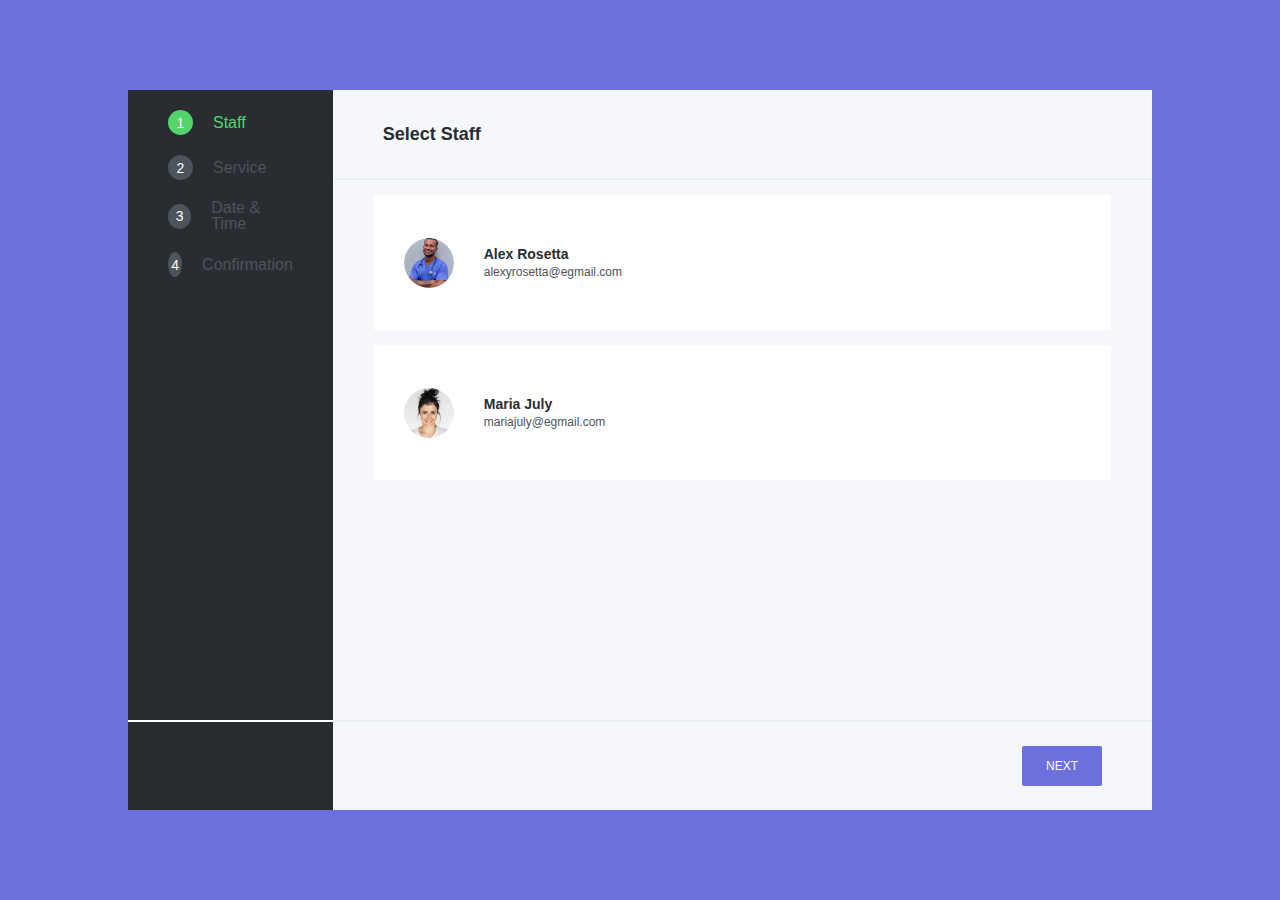
<file: index.html>
<!DOCTYPE html>
<html lang="en">
  <head>
    <meta charset="UTF-8" />
    <meta name="viewport" content="width=device-width, initial-scale=1.0" />
    <title>Document</title>
    <link
      rel="stylesheet"
      href="https://cdnjs.cloudflare.com/ajax/libs/font-awesome/6.4.2/css/all.min.css"
      integrity="sha512-z3gLpd7yknf1YoNbCzqRKc4qyor8gaKU1qmn+CShxbuBusANI9QpRohGBreCFkKxLhei6S9CQXFEbbKuqLg0DA=="
      crossorigin="anonymous"
      referrerpolicy="no-referrer"
    />
    <link rel="stylesheet" href="style/main.css" />
  </head>
  <body>
    <section id="staff">
      <div class="container">
        <div class="stage">
          <ul>
            <li class="active">
              <a href="index.html">
                <span>1</span>
                <p>Staff</p>
              </a>
            </li>

            <li>
              <a href="service.html">
                <span>2</span>
                <p>Service</p>
              </a>
            </li>

            <li>
              <a href="datetime.html">
                <span>3</span>
                <p>Date & Time</p>
              </a>
            </li>

            <li>
              <a href="confirmation.html">
                <span>4</span>
                <p>Confirmation</p>
              </a>
            </li>
          </ul>

          <div class="stage-bottom"></div>
        </div>

        <div class="select">
          <div class="select-top">
            <h2>Select Staff</h2>

            <i class="fa-solid fa-x"></i>
          </div>


          <div id="select-person-container"></div>
          


          <div class="select-bottom">
            <div class="select-back"></div>
            <div class="select-error">
              <a href="#">
                <i class="fa-solid fa-circle-info"></i>
                SELECT STAFF</a
              >
            </div>
            <div class="select-next">
              <a href="service.html" data-next-page="service.html">NEXT</a>
            </div>
          </div>
        </div>
      </div>
    </section>

    <script src="assets/js/script.js"></script>
  </body>
</html>
</file>
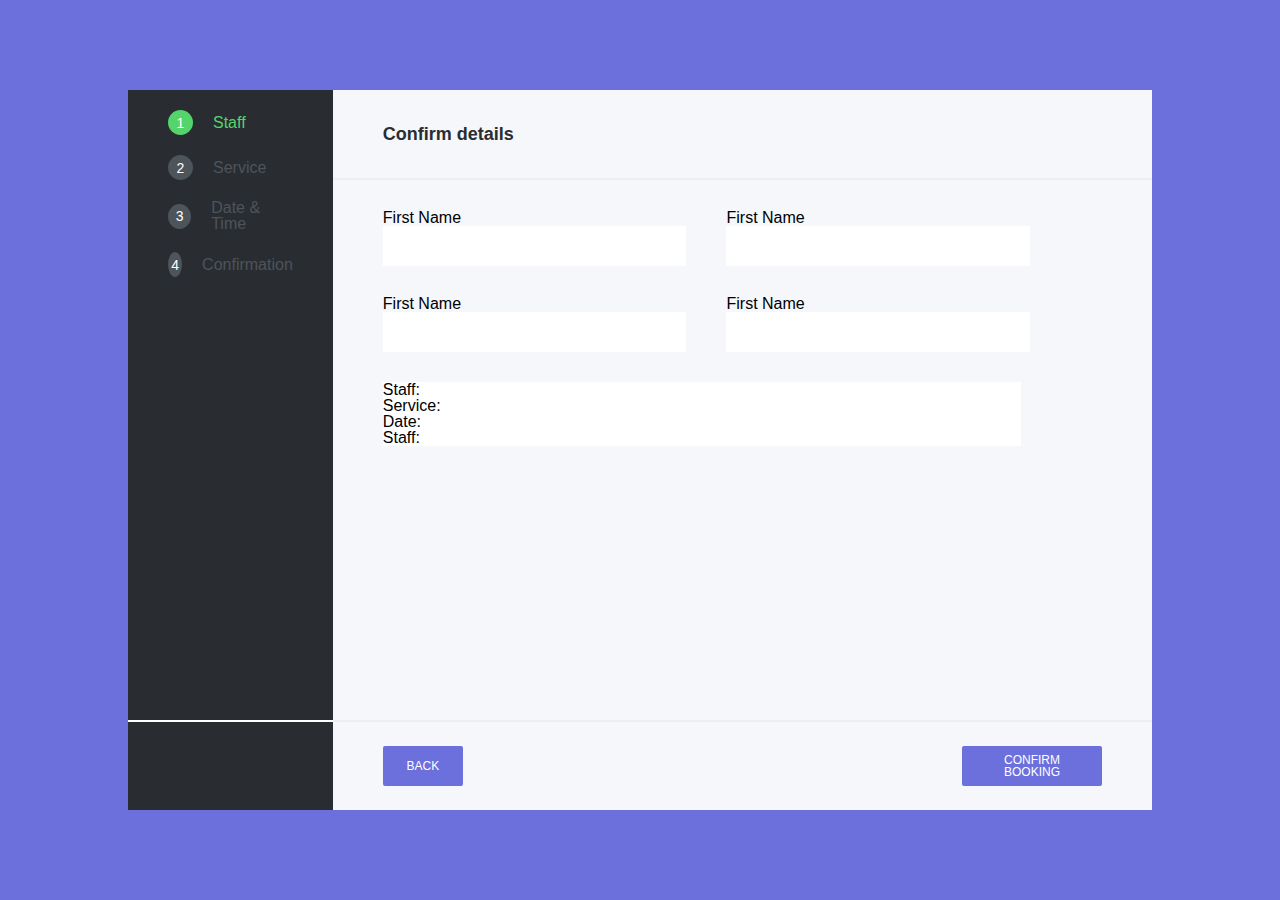
<file: confirmation.html>
<!DOCTYPE html>
<html lang="en">
  <head>
    <meta charset="UTF-8" />
    <meta name="viewport" content="width=device-width, initial-scale=1.0" />
    <title>Document</title>
    <link rel="stylesheet" href="https://cdnjs.cloudflare.com/ajax/libs/font-awesome/6.4.2/css/all.min.css" integrity="sha512-z3gLpd7yknf1YoNbCzqRKc4qyor8gaKU1qmn+CShxbuBusANI9QpRohGBreCFkKxLhei6S9CQXFEbbKuqLg0DA==" crossorigin="anonymous" referrerpolicy="no-referrer" />
    <link rel="stylesheet" href="style/main.css" />
  </head>
  <body>
    <section id="staff">
      <div class="container">
        <div class="stage">
          <ul>
            <li class="active">
              <a href="index.html">
                <span>1</span>
                <p>Staff</p>
              </a>
            </li>

            <li>
              <a href="service.html">
                <span>2</span>
                <p>Service</p>
              </a>
            </li>

            <li>
              <a href="datetime.html">
                <span>3</span>
                <p>Date & Time</p>
              </a>
            </li>

            <li>
              <a href="confirmation.html">
                <span>4</span>
                <p>Confirmation</p>
              </a>
            </li>
          </ul>

          <div class="stage-bottom"></div>
        </div>



        <div class="select">
            <div class="select-top">
                <h2>Confirm details</h2>

                <i class="fa-solid fa-x"></i>
            </div>



           <form>

              <div class="input">
                First Name<input type="text">
              </div>
              <div class="input">
                First Name<input type="text">
              </div>
              <div class="input">
                First Name<input type="text">
              </div>
              <div class="input">
                First Name<input type="text">
              </div>

              <div class="textarea">
                  <p>Staff: </p>
                  <p>Service: </p>
                  <p>Date: </p>
                  <p>Staff: </p>

              </div>
          </form>

            <div class="select-bottom">
                <div class="select-back">
                  <a href="datetime.html">BACK</a>
                </div>
                <div class="select-error">
                    <a href="#">SELECT STAFF</a>
                </div>
                <div class="select-next next-book">
                    <a href="#">CONFIRM BOOKING</a>
                </div>
                
            </div>
        </div>
      </div>
    </section>

    <script src="assets/js/script.js"></script>
  </body>
</html>
</file>
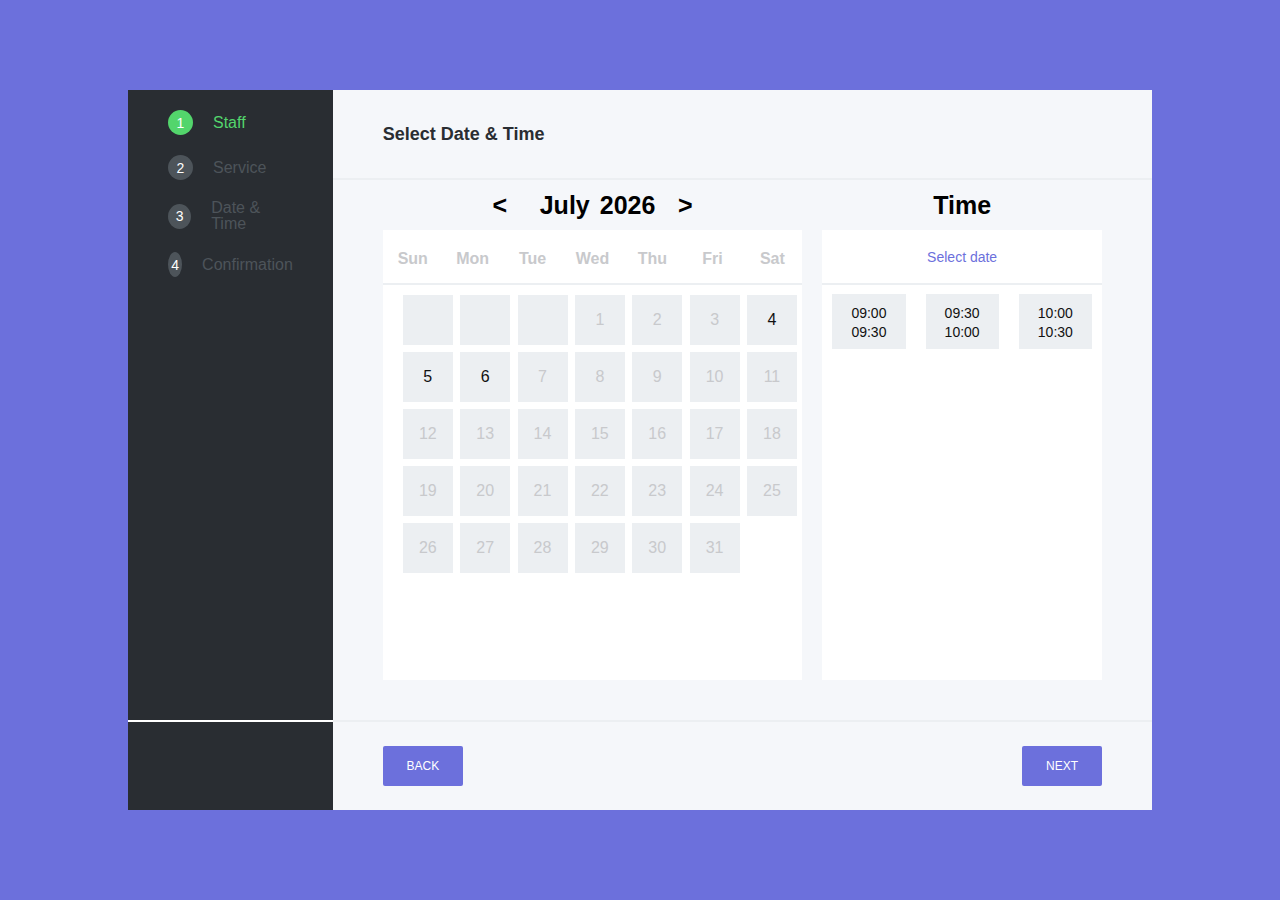
<file: datetime.html>
<!DOCTYPE html>
<html lang="en">
  <head>
    <meta charset="UTF-8" />
    <meta name="viewport" content="width=device-width, initial-scale=1.0" />
    <title>Document</title>
    <link
      rel="stylesheet"
      href="https://cdnjs.cloudflare.com/ajax/libs/font-awesome/6.4.2/css/all.min.css"
      integrity="sha512-z3gLpd7yknf1YoNbCzqRKc4qyor8gaKU1qmn+CShxbuBusANI9QpRohGBreCFkKxLhei6S9CQXFEbbKuqLg0DA=="
      crossorigin="anonymous"
      referrerpolicy="no-referrer"
    />
    <link rel="stylesheet" href="style/main.css" />
  </head>
  <body>
    <section id="staff">
      <div class="container">
        <div class="stage">
          <ul>
            <li class="active">
              <a href="index.html">
                <span>1</span>
                <p>Staff</p>
              </a>
            </li>

            <li>
              <a href="service.html">
                <span>2</span>
                <p>Service</p>
              </a>
            </li>

            <li>
              <a href="datetime.html">
                <span>3</span>
                <p>Date & Time</p>
              </a>
            </li>

            <li>
              <a href="confirmation.html">
                <span>4</span>
                <p>Confirmation</p>
              </a>
            </li>
          </ul>

          <div class="stage-bottom"></div>
        </div>

        <div class="select">
          <div class="select-top">
            <h2>Select Date & Time</h2>

            <i class="fa-solid fa-x"></i>
          </div>

          <div class="calendar-flex">
            <div class="calendar-month">
              <div class="calendar">
                <div class="calendar-header">
                  <!-- <pre><</pre> -->

                  <div class="year-picker">
                    <span class="year-change" id="prev-year">
                      <pre><</pre>
                      <!-- <span id="year">2021</span> -->
                    </span>

                    <span class="month-picker" id="month-picker">February</span>
                    <span id="year">2021</span>

                    <span class="year-change" id="next-year">
                      <pre>></pre>
                    </span>
                  </div>
                </div>
                <div class="calendar-body">
                  <div class="calendar-week-day">
                    <div>Sun</div>
                    <div>Mon</div>
                    <div>Tue</div>
                    <div>Wed</div>
                    <div>Thu</div>
                    <div>Fri</div>
                    <div>Sat</div>
                  </div>

                  <div class="calendar-days"></div>
                </div>
                <div class="month-list"></div>
              </div>
            </div>

            <div class="calendar-time">
              <div class="calendar-header">
                <h2>Time</h2>
              </div>

              <div class="calendar-body-text">
                <p>Select date</p>

                <div class="boxes">

                </div>
              </div>
            </div>
          </div>

          <div class="select-bottom">
            <div class="select-back">
              <a href="service.html">BACK</a>
            </div>
            <div class="select-error">
              <a href="#">
                <i class="fa-solid fa-circle-info"></i>
                SELECT DATE & TIME</a
              >
            </div>
            <div class="select-next">
              <a href="confirmation.html" data-next-page="confirmation.html">NEXT</a>
            </div>
          </div>
        </div>
      </div>
    </section>

    <script src="assets/js/datetime.js"></script>
  </body>
</html>
</file>
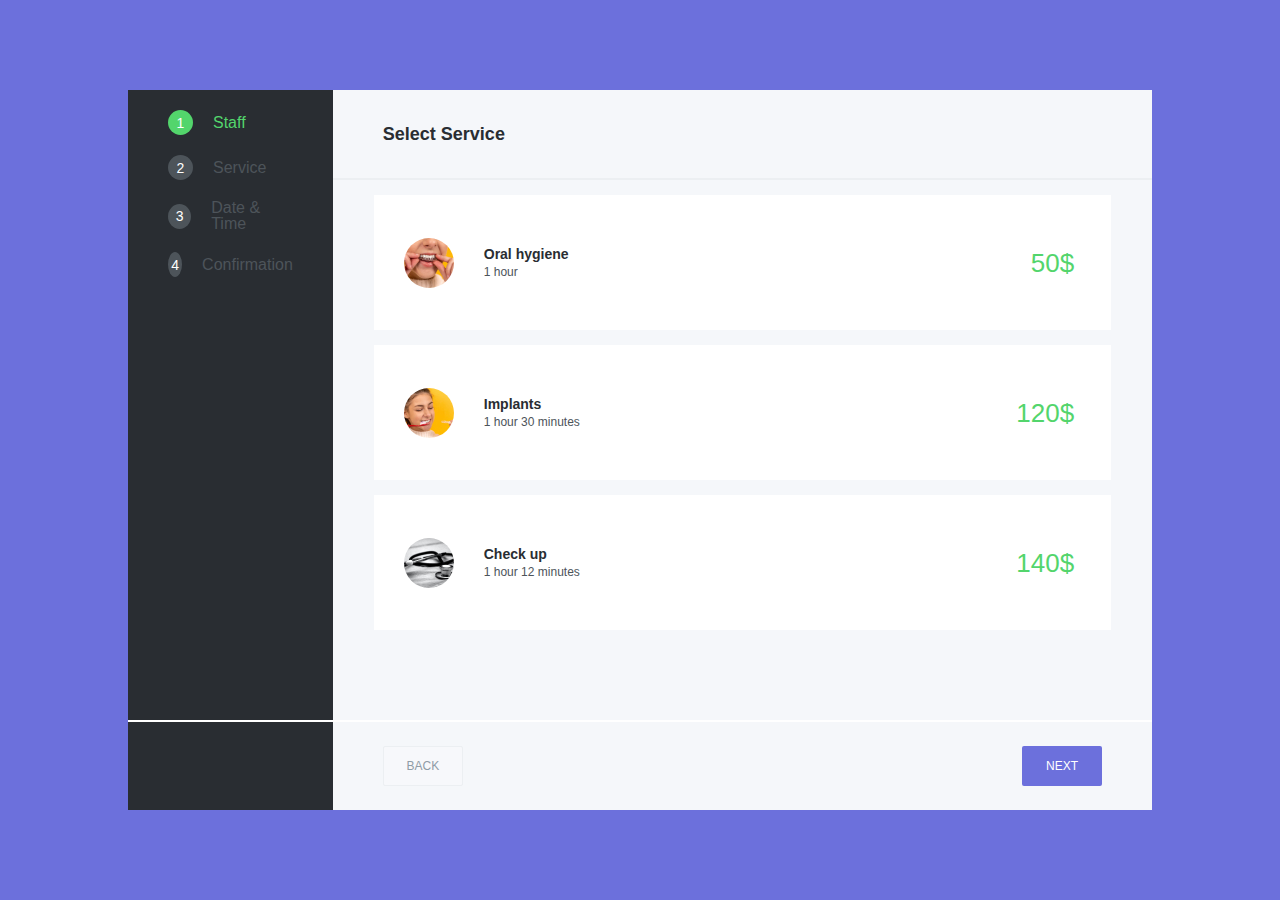
<file: service.html>
<!DOCTYPE html>
<html lang="en">
  <head>
    <meta charset="UTF-8" />
    <meta name="viewport" content="width=device-width, initial-scale=1.0" />
    <title>Document</title>
    <link rel="stylesheet" href="https://cdnjs.cloudflare.com/ajax/libs/font-awesome/6.4.2/css/all.min.css" integrity="sha512-z3gLpd7yknf1YoNbCzqRKc4qyor8gaKU1qmn+CShxbuBusANI9QpRohGBreCFkKxLhei6S9CQXFEbbKuqLg0DA==" crossorigin="anonymous" referrerpolicy="no-referrer" />
    <link rel="stylesheet" href="style/main.css" />
  </head>
  <body>
    <section id="staff">
      <div class="container">
        <div class="stage">
          <ul>
            <li class="active">
              <a href="index.html">
                <span>1</span>
                <p>Staff</p>
              </a>
            </li>

            <li>
              <a href="service.html">
                <span>2</span>
                <p>Service</p>
              </a>
            </li>

            <li>
              <a href="datetime.html">
                <span>3</span>
                <p>Date & Time</p>
              </a>
            </li>

            <li>
              <a href="confirmation.html">
                <span>4</span>
                <p>Confirmation</p>
              </a>
            </li>
          </ul>


          <div class="stage-bottom"></div>
        </div>



        <div class="select2">
            <div class="service-top">
                <h2>Select Service</h2>

                <i class="fa-solid fa-x"></i>
            </div>


            <div class="service-person-container"></div>

            <!-- <div class="service-person">
              <div class="service-image">
                  <img src="./assets/image/img1.jpg" alt="">
              </div>

              <div class="service-description">
                  <h4>Alex Rosetta</h4>
                  <p>alexyrosetta@egmail.com</p>
              </div>

              <div class="service-price">
                <p>50$</p>
              </div>
            </div> -->




            <div class="service-bottom">
                <div class="select-back">
                  <a href="index.html">BACK</a>
                </div>
                <div class="service-error">
                    <a href="#">
                    <i class="fa-solid fa-circle-info"></i>
                    SELECT SERVICE</a>
                </div>
                <div class="service-next">
                    <a href="datetime.html" data-next-page="datetime.html">NEXT</a>
                </div>
                
            </div>
        </div>
      </div>
    </section>

    <script src="assets/js/service.js"></script>
  </body>
</html>
</file>
<file: style/main.css>
@charset "UTF-8";
* {
  margin: 0;
  padding: 0;
  -webkit-box-sizing: border-box;
          box-sizing: border-box;
  border: 0;
  font-size: 100%;
  font: inherit;
  vertical-align: baseline;
}

article,
aside,
details,
figcaption,
figure,
footer,
header,
hgroup,
menu,
nav,
section {
  display: block;
}

body {
  line-height: 1;
}

ol,
ul {
  list-style: none;
}

a {
  text-decoration: none;
}

table {
  border-collapse: collapse;
  border-spacing: 0;
}

body {
  background-color: #6C70DC;
  height: 100vh;
  display: -webkit-box;
  display: -ms-flexbox;
  display: flex;
  -webkit-box-pack: center;
      -ms-flex-pack: center;
          justify-content: center;
  -webkit-box-align: center;
      -ms-flex-align: center;
          align-items: center;
  font-family: "Poppins", sans-serif;
}

#staff {
  width: 80%;
  display: -webkit-box;
  display: -ms-flexbox;
  display: flex;
}
#staff .container {
  width: 100%;
  display: -webkit-box;
  display: -ms-flexbox;
  display: flex;
}
#staff .container .stage {
  width: 20%;
  height: 80vh;
  background-color: #292D32;
  position: relative;
}
#staff .container .stage ul {
  margin: 20px 40px;
}
#staff .container .stage ul li a {
  display: -webkit-box;
  display: -ms-flexbox;
  display: flex;
  -webkit-box-align: center;
      -ms-flex-align: center;
          align-items: center;
  margin-top: 20px;
  cursor: pointer;
}
#staff .container .stage ul li p {
  margin-left: 20px;
  color: #4D545A;
}
#staff .container .stage ul li span {
  color: #fff;
  font-size: 14px;
  width: 25px;
  height: 25px;
  background-color: #4D545A;
  border-radius: 50%;
  display: -webkit-box;
  display: -ms-flexbox;
  display: flex;
  -webkit-box-pack: center;
      -ms-flex-pack: center;
          justify-content: center;
  -webkit-box-align: center;
      -ms-flex-align: center;
          align-items: center;
}
#staff .container .stage ul .active p {
  color: #53d56c;
}
#staff .container .stage ul .active span {
  background-color: #53d56c;
}
#staff .container .stage .stage-bottom {
  width: 100%;
  height: 10vh;
  position: absolute;
  bottom: 0;
  border-top: 2px solid #ECEFF2;
}
#staff .container .select {
  width: 80%;
  height: 80vh;
  background-color: #F5F7FA;
  position: relative;
}
#staff .container .select .select-top {
  width: 100%;
  height: 10vh;
  border-bottom: 2px solid #ECEFF2;
  display: -webkit-box;
  display: -ms-flexbox;
  display: flex;
  -webkit-box-align: center;
      -ms-flex-align: center;
          align-items: center;
  -webkit-box-pack: justify;
      -ms-flex-pack: justify;
          justify-content: space-between;
  padding: 0 50px;
}
#staff .container .select .select-top i {
  cursor: pointer;
}
#staff .container .select .select-top h2 {
  color: #292D32;
  font-size: 18px;
  font-weight: 600;
}
#staff .container .select .select-person {
  width: 90%;
  height: 15vh;
  background-color: #fff;
  margin: 15px auto;
  display: -webkit-box;
  display: -ms-flexbox;
  display: flex;
  -webkit-box-align: center;
      -ms-flex-align: center;
          align-items: center;
  padding-left: 30px;
  cursor: pointer;
}
#staff .container .select .select-person .select-image {
  width: 50px;
  height: 50px;
}
#staff .container .select .select-person .select-image img {
  width: 100%;
  height: 100%;
  -o-object-fit: cover;
     object-fit: cover;
  border-radius: 50%;
}
#staff .container .select .select-person .select-description {
  margin-left: 30px;
}
#staff .container .select .select-person .select-description h4 {
  font-size: 14px;
  color: #292D32;
  font-weight: 700;
  margin-bottom: 5px;
}
#staff .container .select .select-person .select-description p {
  font-size: 12px;
  color: #4D545A;
}
#staff .container .select .select-bottom {
  width: 100%;
  height: 10vh;
  position: absolute;
  bottom: 0;
  border-top: 2px solid #ECEFF2;
  display: -webkit-box;
  display: -ms-flexbox;
  display: flex;
  -webkit-box-align: center;
      -ms-flex-align: center;
          align-items: center;
  -webkit-box-pack: justify;
      -ms-flex-pack: justify;
          justify-content: space-between;
  padding: 0 50px;
}
#staff .container .select .select-bottom a {
  width: 80px;
  height: 40px;
  background-color: #6C70DC;
  border-radius: 2px;
  font-size: 12px;
  color: #fff;
  display: -webkit-box;
  display: -ms-flexbox;
  display: flex;
  -webkit-box-pack: center;
      -ms-flex-pack: center;
          justify-content: center;
  -webkit-box-align: center;
      -ms-flex-align: center;
          align-items: center;
}
#staff .container .select .select-bottom .select-error {
  display: none;
}
#staff .container .select .select-bottom .select-error a {
  width: 170px;
  background-color: #F4BE6C;
}
#staff .container .select .select-bottom .select-error i {
  font-size: 14px;
  margin-right: 20px;
}
#staff .container .select .selected {
  border: 2px solid #53d56c;
}

body {
  background-color: #6C70DC;
  height: 100vh;
  display: -webkit-box;
  display: -ms-flexbox;
  display: flex;
  -webkit-box-pack: center;
      -ms-flex-pack: center;
          justify-content: center;
  -webkit-box-align: center;
      -ms-flex-align: center;
          align-items: center;
  font-family: "Poppins", sans-serif;
}

#staff {
  width: 80%;
  display: -webkit-box;
  display: -ms-flexbox;
  display: flex;
}
#staff .container {
  width: 100%;
  display: -webkit-box;
  display: -ms-flexbox;
  display: flex;
}
#staff .container .stage {
  width: 20%;
  height: 80vh;
  background-color: #292D32;
  position: relative;
}
#staff .container .stage ul {
  margin: 20px 40px;
}
#staff .container .stage ul li a {
  display: -webkit-box;
  display: -ms-flexbox;
  display: flex;
  -webkit-box-align: center;
      -ms-flex-align: center;
          align-items: center;
  margin-top: 20px;
  cursor: pointer;
}
#staff .container .stage ul li p {
  margin-left: 20px;
  color: #4D545A;
}
#staff .container .stage ul li span {
  color: #fff;
  font-size: 14px;
  width: 25px;
  height: 25px;
  background-color: #4D545A;
  border-radius: 50%;
  display: -webkit-box;
  display: -ms-flexbox;
  display: flex;
  -webkit-box-pack: center;
      -ms-flex-pack: center;
          justify-content: center;
  -webkit-box-align: center;
      -ms-flex-align: center;
          align-items: center;
}
#staff .container .stage ul .active p {
  color: #53d56c;
}
#staff .container .stage ul .active span {
  background-color: #53d56c;
}
#staff .container .stage .stage-bottom {
  width: 100%;
  height: 10vh;
  position: absolute;
  bottom: 0;
  border-top: 2px solid #fff;
}
#staff .container .select2 {
  width: 80%;
  height: 80vh;
  background-color: #F5F7FA;
  position: relative;
}
#staff .container .select2 .service-top {
  width: 100%;
  height: 10vh;
  border-bottom: 2px solid #ECEFF2;
  display: -webkit-box;
  display: -ms-flexbox;
  display: flex;
  -webkit-box-align: center;
      -ms-flex-align: center;
          align-items: center;
  -webkit-box-pack: justify;
      -ms-flex-pack: justify;
          justify-content: space-between;
  padding: 0 50px;
}
#staff .container .select2 .service-top i {
  cursor: pointer;
}
#staff .container .select2 .service-top h2 {
  color: #292D32;
  font-size: 18px;
  font-weight: 600;
}
#staff .container .select2 .service-person {
  width: 90%;
  height: 15vh;
  background-color: #fff;
  margin: 15px auto;
  display: -webkit-box;
  display: -ms-flexbox;
  display: flex;
  -webkit-box-align: center;
      -ms-flex-align: center;
          align-items: center;
  padding-left: 30px;
  cursor: pointer;
  position: relative;
}
#staff .container .select2 .service-person .service-image {
  width: 50px;
  height: 50px;
}
#staff .container .select2 .service-person .service-image img {
  width: 100%;
  height: 100%;
  -o-object-fit: cover;
     object-fit: cover;
  border-radius: 50%;
}
#staff .container .select2 .service-person .service-description {
  margin-left: 30px;
}
#staff .container .select2 .service-person .service-description h4 {
  font-size: 14px;
  color: #292D32;
  font-weight: 700;
  margin-bottom: 5px;
}
#staff .container .select2 .service-person .service-description p {
  font-size: 12px;
  color: #4D545A;
}
#staff .container .select2 .service-person .service-price {
  color: #53d56c;
  font-size: 26px;
  position: absolute;
  right: 5%;
}
#staff .container .select2 .service-bottom {
  width: 100%;
  height: 10vh;
  position: absolute;
  bottom: 0;
  border-top: 2px solid #fff;
  display: -webkit-box;
  display: -ms-flexbox;
  display: flex;
  -webkit-box-align: center;
      -ms-flex-align: center;
          align-items: center;
  -webkit-box-pack: justify;
      -ms-flex-pack: justify;
          justify-content: space-between;
  padding: 0 50px;
}
#staff .container .select2 .service-bottom a {
  width: 80px;
  height: 40px;
  background-color: #6C70DC;
  border-radius: 2px;
  font-size: 12px;
  color: #fff;
  display: -webkit-box;
  display: -ms-flexbox;
  display: flex;
  -webkit-box-pack: center;
      -ms-flex-pack: center;
          justify-content: center;
  -webkit-box-align: center;
      -ms-flex-align: center;
          align-items: center;
}
#staff .container .select2 .service-bottom .service-error {
  display: none;
}
#staff .container .select2 .service-bottom .service-error a {
  width: 170px;
  background-color: #F4BE6C;
}
#staff .container .select2 .service-bottom .service-error i {
  font-size: 14px;
  margin-right: 20px;
}
#staff .container .select2 .service-bottom .select-back a {
  color: #8F9CA7;
  background-color: #F7F8FB;
  border: 1px solid #ECEFF2;
}
#staff .container .select2 .selected {
  border: 2px solid #53d56c;
}

.dark {
  --bg-body: $dark-body;
  --bg-main: $dark-main;
  --bg-second: $dark-second;
  --color-hover: $dark-hover;
  --color-txt: $dark-text;
}

.light {
  --bg-body: $light-body;
  --bg-main: $light-main;
  --bg-second: $light-second;
  --color-hover: $light-hover;
  --color-txt: $light-text;
}

.calendar-flex {
  display: -webkit-box;
  display: -ms-flexbox;
  display: flex;
  -webkit-box-pack: center;
      -ms-flex-pack: center;
          justify-content: center;
  -webkit-box-align: center;
      -ms-flex-align: center;
          align-items: center;
  padding: 0 50px;
  margin-top: 50px;
}
.calendar-flex .calendar-month {
  width: 60%;
  height: 50vh;
  background-color: #fff;
}
.calendar-flex .calendar-time {
  width: 40%;
  height: 50vh;
  background-color: #fff;
  margin-left: 20px;
}
.calendar-flex .calendar-time h2 {
  margin-top: -70px;
}
.calendar-flex .calendar-time .calendar-body-text {
  height: 35px;
  border-bottom: 2px solid #ECEFF2;
}
.calendar-flex .calendar-time .calendar-body-text p {
  color: #6C70DC;
  text-align: center;
  font-size: 14px;
}
.calendar-flex .calendar-time .calendar-body-text .boxes {
  display: -webkit-box;
  display: -ms-flexbox;
  display: flex;
  -webkit-box-pack: center;
      -ms-flex-pack: center;
          justify-content: center;
  -webkit-box-align: center;
      -ms-flex-align: center;
          align-items: center;
  margin-top: 30px;
}
.calendar-flex .calendar-time .calendar-body-text .boxes .calendar-box {
  width: 30%;
  height: 55px;
  background-color: #ECEFF2;
  margin: 0 10px;
  text-align: center;
  padding-top: 12px;
  cursor: pointer;
}
.calendar-flex .calendar-time .calendar-body-text .boxes .calendar-box p {
  margin-bottom: 5px;
  color: #111111;
}
.calendar-flex .calendar {
  width: 100%;
  height: 400px;
  background-color: var(--bg-main);
  border-radius: 30px;
  position: relative;
  overflow: hidden;
  margin-top: -55px;
  /* transform: scale(1.25); */
}
.calendar-flex .light .calendar {
  -webkit-box-shadow: rgba(100, 100, 111, 0.2) 0px 7px 29px 0px;
          box-shadow: rgba(100, 100, 111, 0.2) 0px 7px 29px 0px;
}
.calendar-flex .calendar-header {
  display: -webkit-box;
  display: -ms-flexbox;
  display: flex;
  -webkit-box-pack: center;
      -ms-flex-pack: center;
          justify-content: center;
  -webkit-box-align: center;
      -ms-flex-align: center;
          align-items: center;
  font-size: 25px;
  font-weight: 600;
  color: var(--color-txt);
  padding: 10px;
}
.calendar-flex .calendar-week-day {
  height: 50px;
  display: grid;
  grid-template-columns: repeat(7, 1fr);
  font-weight: 600;
  border-bottom: 2px solid #ECEFF2;
}
.calendar-flex .calendar-week-day div {
  display: grid;
  place-items: center;
  color: #C8C9CC;
}
.calendar-flex .calendar-days {
  display: grid;
  grid-template-columns: repeat(7, 1fr);
  gap: 2px;
  color: var(--color-txt);
  margin-left: 20px;
  margin-top: 10px;
}
.calendar-flex .calendar-days div {
  width: 50px;
  height: 50px;
  display: -webkit-box;
  display: -ms-flexbox;
  display: flex;
  -webkit-box-align: center;
      -ms-flex-align: center;
          align-items: center;
  -webkit-box-pack: center;
      -ms-flex-pack: center;
          justify-content: center;
  padding: 5px;
  position: relative;
  cursor: pointer;
  -webkit-animation: to-top 1s forwards;
          animation: to-top 1s forwards;
  margin-bottom: 5px;
  background-color: #ECEFF2;
  color: #C8C9CC;
  /* border-radius: 50%; */
}
.calendar-flex .calendar-days div span {
  position: absolute;
}
.calendar-flex .calendar-days div:hover span {
  -webkit-transition: width 0.2s ease-in-out, height 0.2s ease-in-out;
  transition: width 0.2s ease-in-out, height 0.2s ease-in-out;
}
.calendar-flex .calendar-days div span:nth-child(1),
.calendar-flex .calendar-days div span:nth-child(3) {
  width: 2px;
  height: 0;
  background-color: var(--color-txt);
}
.calendar-flex .calendar-days div:hover span:nth-child(1),
.calendar-flex .calendar-days div:hover span:nth-child(3) {
  height: 100%;
}
.calendar-flex .calendar-days div span:nth-child(1) {
  bottom: 0;
  left: 0;
}
.calendar-flex .calendar-days div span:nth-child(3) {
  top: 0;
  right: 0;
}
.calendar-flex .calendar-days div span:nth-child(2),
.calendar-flex .calendar-days div span:nth-child(4) {
  width: 0;
  height: 2px;
  background-color: var(--color-txt);
}
.calendar-flex .calendar-days div:hover span:nth-child(2),
.calendar-flex .calendar-days div:hover span:nth-child(4) {
  width: 100%;
}
.calendar-flex .calendar-days div span:nth-child(2) {
  top: 0;
  left: 0;
}
.calendar-flex .calendar-days div span:nth-child(4) {
  bottom: 0;
  right: 0;
}
.calendar-flex .calendar-days div:hover span:nth-child(2) {
  -webkit-transition-delay: 0.2s;
          transition-delay: 0.2s;
}
.calendar-flex .calendar-days div:hover span:nth-child(3) {
  -webkit-transition-delay: 0.4s;
          transition-delay: 0.4s;
}
.calendar-flex .calendar-days div:hover span:nth-child(4) {
  -webkit-transition-delay: 0.6s;
          transition-delay: 0.6s;
}
.calendar-flex .calendar-days div.curr-date,
.calendar-flex .calendar-days div.curr-date:hover {
  background-color: var(--blue);
  color: var(--white);
  border-radius: 50%;
}
.calendar-flex .calendar-days div.curr-date span {
  display: none;
}
.calendar-flex .month-picker {
  padding: 5px 10px;
  border-radius: 10px;
  cursor: pointer;
}
.calendar-flex .month-picker:hover {
  background-color: var(--color-hover);
}
.calendar-flex .year-picker {
  display: -webkit-box;
  display: -ms-flexbox;
  display: flex;
  -webkit-box-align: center;
      -ms-flex-align: center;
          align-items: center;
}
.calendar-flex .year-change {
  height: 40px;
  width: 40px;
  border-radius: 50%;
  display: grid;
  place-items: center;
  margin: 0 10px;
  cursor: pointer;
}
.calendar-flex .year-change:hover {
  background-color: var(--color-hover);
}
.calendar-flex .month-list {
  position: absolute;
  width: 100%;
  height: 100%;
  top: 0;
  left: 0;
  background-color: var(--bg-main);
  padding: 20px;
  grid-template-columns: repeat(3, auto);
  gap: 5px;
  display: grid;
  -webkit-transform: scale(1.5);
          transform: scale(1.5);
  visibility: hidden;
  pointer-events: none;
}
.calendar-flex .month-list.show {
  -webkit-transform: scale(1);
          transform: scale(1);
  visibility: visible;
  pointer-events: visible;
  -webkit-transition: all 0.2s ease-in-out;
  transition: all 0.2s ease-in-out;
}
.calendar-flex .month-list > div {
  display: grid;
  place-items: center;
}
.calendar-flex .month-list > div > div {
  width: 100%;
  padding: 5px 20px;
  border-radius: 10px;
  text-align: center;
  cursor: pointer;
  color: var(--color-txt);
}
.calendar-flex .month-list > div > div:hover {
  background-color: var(--color-hover);
}
@-webkit-keyframes to-top {
  0% {
    -webkit-transform: translateY(100%);
            transform: translateY(100%);
    opacity: 0;
  }
  100% {
    -webkit-transform: translateY(0);
            transform: translateY(0);
    opacity: 1;
  }
}
@keyframes to-top {
  0% {
    -webkit-transform: translateY(100%);
            transform: translateY(100%);
    opacity: 0;
  }
  100% {
    -webkit-transform: translateY(0);
            transform: translateY(0);
    opacity: 1;
  }
}
.calendar-flex .selectedBox {
  background-color: #53d56c !important;
}

.calendar-day-hover.selectedDate {
  background-color: lightblue; /* veya istediğiniz başka bir renk */
  cursor: pointer;
  border: 2px solid red; /* Belirli tarihlerde kenarlık ekle */
}

.highlighted-date {
  border: 2px solid red;
}

.matched-day {
  color: #111111 !important;
}

form {
  width: 100%;
  display: -webkit-box;
  display: -ms-flexbox;
  display: flex;
  -ms-flex-wrap: wrap;
      flex-wrap: wrap;
  padding: 30px;
}

.input {
  margin: 0 20px 30px;
  width: 40%;
}

form input, form textarea {
  display: -webkit-box;
  display: -ms-flexbox;
  display: flex;
  -webkit-box-orient: vertical;
  -webkit-box-direction: normal;
      -ms-flex-direction: column;
          flex-direction: column;
  width: 100%;
  height: 40px;
}

.textarea {
  margin: 0 20px 30px;
  width: 84%;
  background-color: #fff;
}

.next-book a {
  padding: 0 70px;
}/*# sourceMappingURL=main.css.map */
</file>
